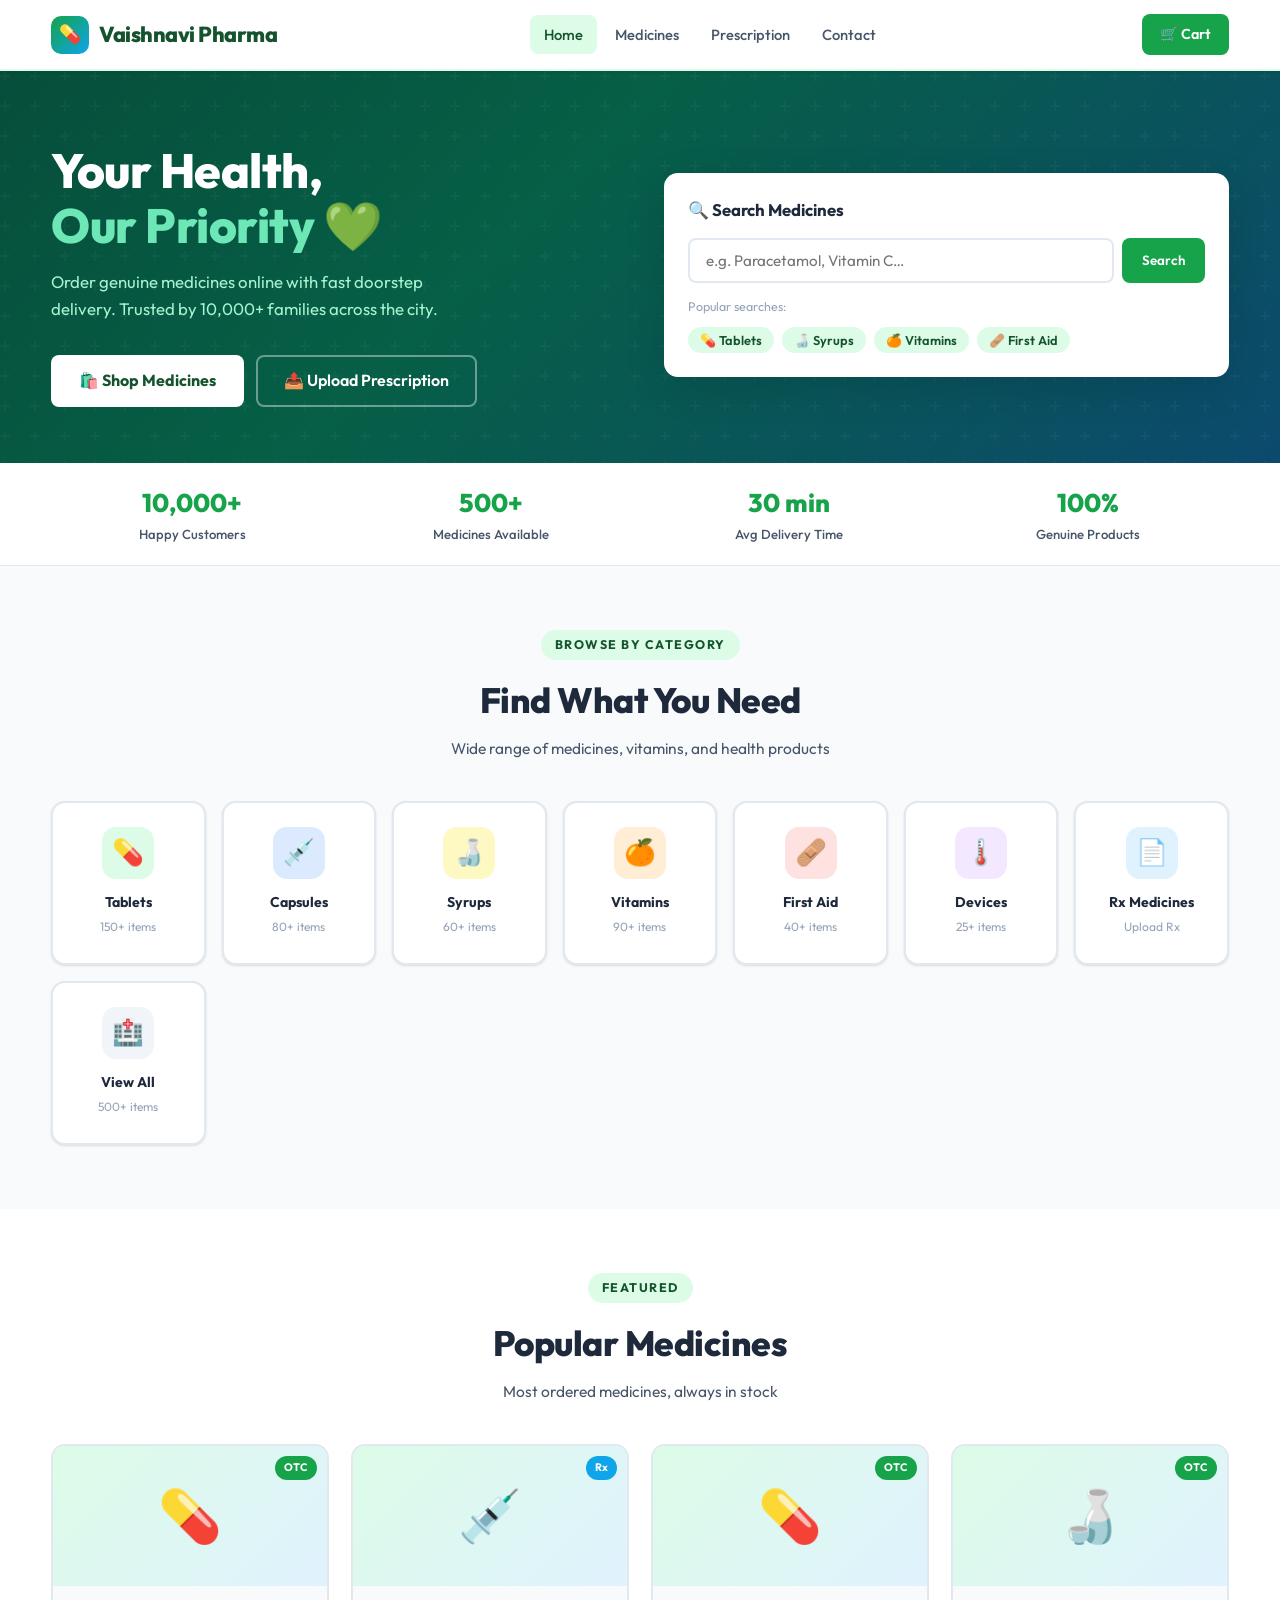
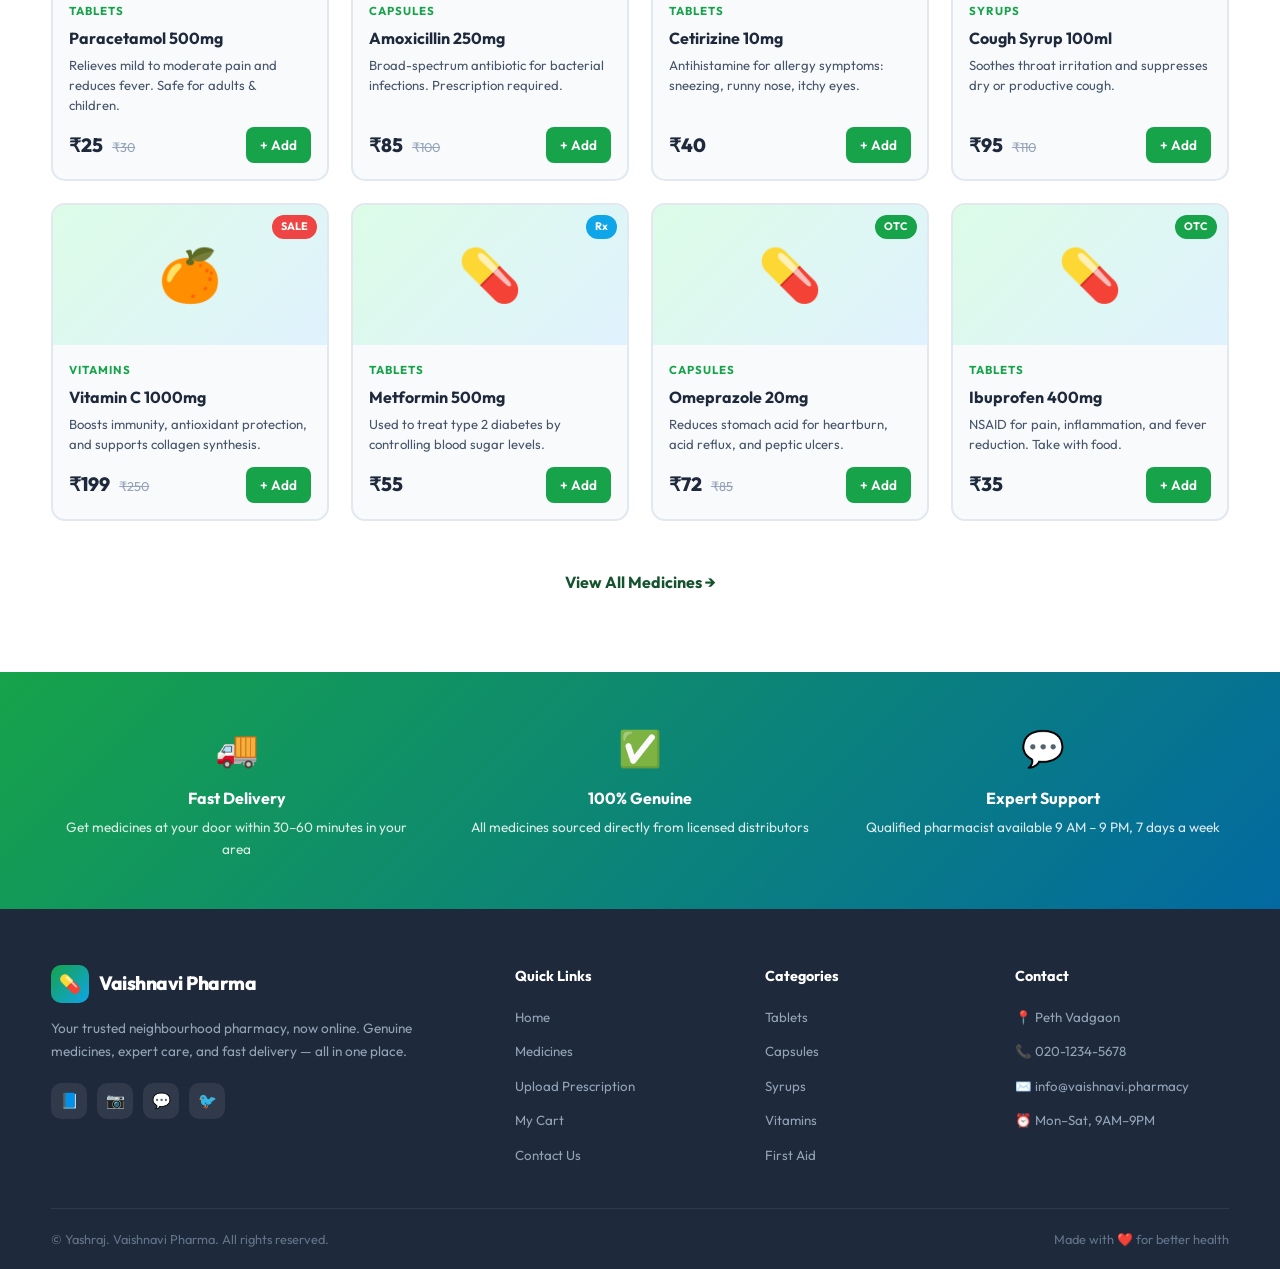
<file: index.html>
<!DOCTYPE html>
<html lang="en">
<head>
  <meta charset="UTF-8" />
  <meta name="viewport" content="width=device-width, initial-scale=1.0" />
  <title>Vaishnavi Pharma — Your Trusted Online Pharmacy</title>
  <link rel="stylesheet" href="styles.css" />
</head>
<body>

  <!-- ════════════════ NAVBAR ════════════════ -->
  <nav class="navbar">
    <div class="container nav-inner">
      <a href="index.html" class="nav-logo">
        <div class="logo-icon">💊</div>
        Vaishnavi Pharma
      </a>

      <div class="nav-links">
        <a href="index.html">Home</a>
        <a href="medicines.html">Medicines</a>
        <a href="prescription.html">Prescription</a>
        <a href="contact.html">Contact</a>
      </div>

      <a href="cart.html" class="nav-cart">
        🛒 Cart
        <span class="cart-badge" style="display:none">0</span>
      </a>

      <button class="hamburger" id="hamburger" aria-label="Menu">
        <span></span><span></span><span></span>
      </button>
    </div>

    <!-- Mobile nav -->
    <div class="container">
      <div class="mobile-nav" id="mobile-nav">
        <a href="index.html">🏠 Home</a>
        <a href="medicines.html">💊 Medicines</a>
        <a href="prescription.html">📄 Prescription</a>
        <a href="contact.html">📞 Contact</a>
        <a href="cart.html">🛒 Cart</a>
      </div>
    </div>
  </nav>

  <!-- ════════════════ HERO ════════════════ -->
  <section class="hero">
    <div class="container hero-content">
      <div class="hero-text">
        <h1>Your Health,<br><span>Our Priority</span> 💚</h1>
        <p>Order genuine medicines online with fast doorstep delivery. Trusted by 10,000+ families across the city.</p>
        <div class="hero-actions">
          <a href="medicines.html" class="btn-primary">🛍️ Shop Medicines</a>
          <a href="prescription.html" class="btn-outline">📤 Upload Prescription</a>
        </div>
      </div>

      <div class="hero-search">
        <h3>🔍 Search Medicines</h3>
        <div class="search-box">
          <input type="text" id="hero-search" placeholder="e.g. Paracetamol, Vitamin C…" />
          <button id="hero-search-btn">Search</button>
        </div>
        <p style="font-size:.78rem;color:var(--gray-400);margin-bottom:10px">Popular searches:</p>
        <div class="quick-links">
          <button class="quick-link" data-cat="Tablets">💊 Tablets</button>
          <button class="quick-link" data-cat="Syrups">🍶 Syrups</button>
          <button class="quick-link" data-cat="Vitamins">🍊 Vitamins</button>
          <button class="quick-link" data-cat="First Aid">🩹 First Aid</button>
        </div>
      </div>
    </div>
  </section>

  <!-- ════════════════ STATS ════════════════ -->
  <div class="stats-strip">
    <div class="container stats-grid">
      <div class="stat-item">
        <div class="stat-num">10,000+</div>
        <div class="stat-label">Happy Customers</div>
      </div>
      <div class="stat-item">
        <div class="stat-num">500+</div>
        <div class="stat-label">Medicines Available</div>
      </div>
      <div class="stat-item">
        <div class="stat-num">30 min</div>
        <div class="stat-label">Avg Delivery Time</div>
      </div>
      <div class="stat-item">
        <div class="stat-num">100%</div>
        <div class="stat-label">Genuine Products</div>
      </div>
    </div>
  </div>

  <!-- ════════════════ CATEGORIES ════════════════ -->
  <section class="categories-section">
    <div class="container">
      <div class="section-header">
        <span class="section-label">Browse by Category</span>
        <h2>Find What You Need</h2>
        <p>Wide range of medicines, vitamins, and health products</p>
      </div>

      <div class="categories-grid">
        <a href="medicines.html?cat=Tablets" class="category-card">
          <div class="cat-icon" style="background:#dcfce7">💊</div>
          <h4>Tablets</h4>
          <span>150+ items</span>
        </a>
        <a href="medicines.html?cat=Capsules" class="category-card">
          <div class="cat-icon" style="background:#dbeafe">💉</div>
          <h4>Capsules</h4>
          <span>80+ items</span>
        </a>
        <a href="medicines.html?cat=Syrups" class="category-card">
          <div class="cat-icon" style="background:#fef9c3">🍶</div>
          <h4>Syrups</h4>
          <span>60+ items</span>
        </a>
        <a href="medicines.html?cat=Vitamins" class="category-card">
          <div class="cat-icon" style="background:#ffedd5">🍊</div>
          <h4>Vitamins</h4>
          <span>90+ items</span>
        </a>
        <a href="medicines.html?cat=First Aid" class="category-card">
          <div class="cat-icon" style="background:#fee2e2">🩹</div>
          <h4>First Aid</h4>
          <span>40+ items</span>
        </a>
        <a href="medicines.html?cat=Devices" class="category-card">
          <div class="cat-icon" style="background:#f3e8ff">🌡️</div>
          <h4>Devices</h4>
          <span>25+ items</span>
        </a>
        <a href="prescription.html" class="category-card">
          <div class="cat-icon" style="background:#e0f2fe">📄</div>
          <h4>Rx Medicines</h4>
          <span>Upload Rx</span>
        </a>
        <a href="medicines.html" class="category-card">
          <div class="cat-icon" style="background:#f1f5f9">🏥</div>
          <h4>View All</h4>
          <span>500+ items</span>
        </a>
      </div>
    </div>
  </section>

  <!-- ════════════════ FEATURED MEDICINES ════════════════ -->
  <section class="medicines-section">
    <div class="container">
      <div class="section-header">
        <span class="section-label">Featured</span>
        <h2>Popular Medicines</h2>
        <p>Most ordered medicines, always in stock</p>
      </div>

      <!-- Cards rendered by JavaScript -->
      <div class="medicines-grid" id="featured-grid"></div>

      <div style="text-align:center;margin-top:36px">
        <a href="medicines.html" class="btn-primary" style="display:inline-flex">View All Medicines →</a>
      </div>
    </div>
  </section>

  <!-- ════════════════ INFO STRIP ════════════════ -->
  <div class="info-strip">
    <div class="container info-grid">
      <div class="info-item">
        <div class="info-icon">🚚</div>
        <h4>Fast Delivery</h4>
        <p>Get medicines at your door within 30–60 minutes in your area</p>
      </div>
      <div class="info-item">
        <div class="info-icon">✅</div>
        <h4>100% Genuine</h4>
        <p>All medicines sourced directly from licensed distributors</p>
      </div>
      <div class="info-item">
        <div class="info-icon">💬</div>
        <h4>Expert Support</h4>
        <p>Qualified pharmacist available 9 AM – 9 PM, 7 days a week</p>
      </div>
    </div>
  </div>

  <!-- ════════════════ FOOTER ════════════════ -->
  <footer>
    <div class="container footer-top">
      <div class="footer-brand">
        <div class="nav-logo">
          <div class="logo-icon">💊</div>
          Vaishnavi Pharma
        </div>
        <p>Your trusted neighbourhood pharmacy, now online. Genuine medicines, expert care, and fast delivery — all in one place.</p>
        <div class="footer-socials">
          <button class="social-btn" title="Facebook">📘</button>
          <button class="social-btn" title="Instagram">📷</button>
          <button class="social-btn" title="WhatsApp">💬</button>
          <button class="social-btn" title="Twitter">🐦</button>
        </div>
      </div>

      <div class="footer-col">
        <h4>Quick Links</h4>
        <ul>
          <li><a href="index.html">Home</a></li>
          <li><a href="medicines.html">Medicines</a></li>
          <li><a href="prescription.html">Upload Prescription</a></li>
          <li><a href="cart.html">My Cart</a></li>
          <li><a href="contact.html">Contact Us</a></li>
        </ul>
      </div>

      <div class="footer-col">
        <h4>Categories</h4>
        <ul>
          <li><a href="medicines.html?cat=Tablets">Tablets</a></li>
          <li><a href="medicines.html?cat=Capsules">Capsules</a></li>
          <li><a href="medicines.html?cat=Syrups">Syrups</a></li>
          <li><a href="medicines.html?cat=Vitamins">Vitamins</a></li>
          <li><a href="medicines.html?cat=First Aid">First Aid</a></li>
        </ul>
      </div>

      <div class="footer-col">
        <h4>Contact</h4>
        <ul>
          <li><a href="#">📍 Peth Vadgaon</a></li>
          <li><a href="tel:+912012345678">📞 020-1234-5678</a></li>
          <li><a href="mailto:info@vaishnavi.pharmacy">✉️ info@vaishnavi.pharmacy</a></li>
          <li><a href="#">⏰ Mon–Sat, 9AM–9PM</a></li>
        </ul>
      </div>
    </div>

    <div class="footer-bottom container">
      <span>© Yashraj. Vaishnavi Pharma. All rights reserved.</span>
      <span>Made with ❤️ for better health</span>
    </div>
  </footer>

  <script src="script.js"></script>
</body>
</html>
</file>
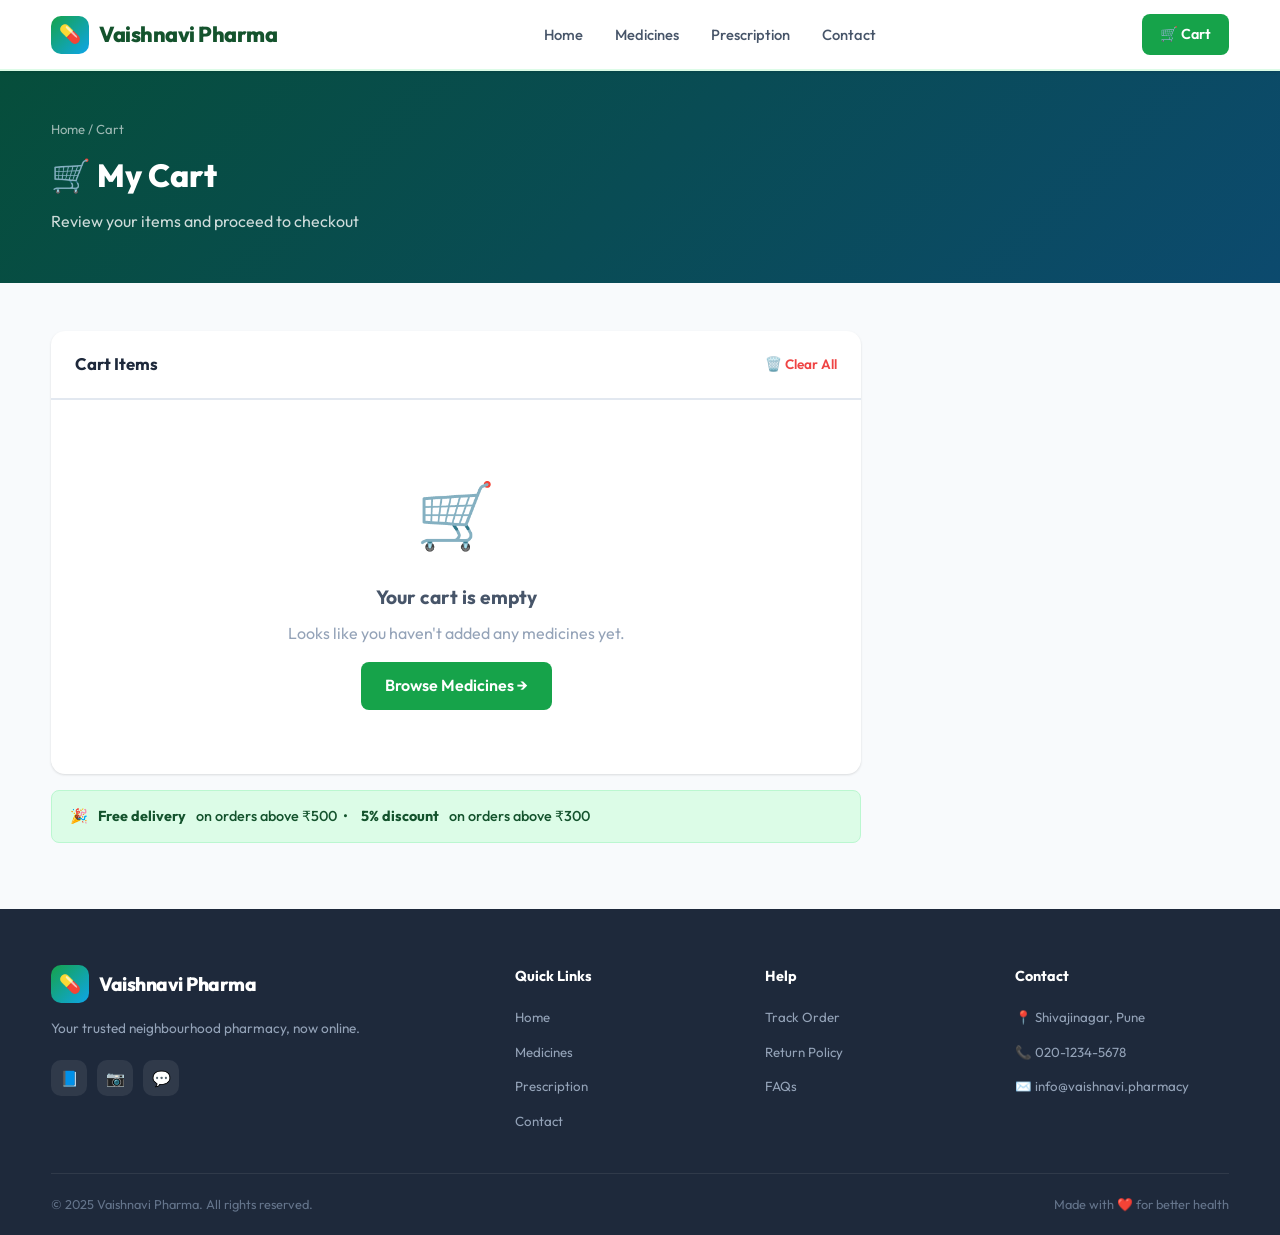
<file: cart.html>
<!DOCTYPE html>
<html lang="en">
<head>
  <meta charset="UTF-8" />
  <meta name="viewport" content="width=device-width, initial-scale=1.0" />
  <title>My Cart — Vaishnavi Pharma</title>
  <link rel="stylesheet" href="styles.css" />
</head>
<body>

  <!-- ════════════════ NAVBAR ════════════════ -->
  <nav class="navbar">
    <div class="container nav-inner">
      <a href="index.html" class="nav-logo">
        <div class="logo-icon">💊</div>
        Vaishnavi Pharma
      </a>
      <div class="nav-links">
        <a href="index.html">Home</a>
        <a href="medicines.html">Medicines</a>
        <a href="prescription.html">Prescription</a>
        <a href="contact.html">Contact</a>
      </div>
      <a href="cart.html" class="nav-cart">
        🛒 Cart
        <span class="cart-badge" style="display:none">0</span>
      </a>
      <button class="hamburger" id="hamburger" aria-label="Menu">
        <span></span><span></span><span></span>
      </button>
    </div>
    <div class="container">
      <div class="mobile-nav" id="mobile-nav">
        <a href="index.html">🏠 Home</a>
        <a href="medicines.html">💊 Medicines</a>
        <a href="prescription.html">📄 Prescription</a>
        <a href="contact.html">📞 Contact</a>
        <a href="cart.html">🛒 Cart</a>
      </div>
    </div>
  </nav>

  <!-- ════════════════ PAGE HERO ════════════════ -->
  <div class="page-hero">
    <div class="container">
      <div class="breadcrumb"><a href="index.html">Home</a> / Cart</div>
      <h1>🛒 My Cart</h1>
      <p>Review your items and proceed to checkout</p>
    </div>
  </div>

  <!-- ════════════════ CART ════════════════ -->
  <section class="cart-section">
    <div class="container cart-layout">

      <!-- Left: Cart Items -->
      <div>
        <div class="cart-items-box">
          <div class="cart-items-header">
            <span>Cart Items</span>
            <button class="clear-cart" onclick="clearCart()">🗑️ Clear All</button>
          </div>

          <!-- Items rendered by script.js -->
          <div id="cart-items"></div>

          <!-- Empty state -->
          <div id="cart-empty" class="cart-empty" style="display:none">
            <div class="empty-icon">🛒</div>
            <h3>Your cart is empty</h3>
            <p>Looks like you haven't added any medicines yet.</p>
            <a href="medicines.html">Browse Medicines →</a>
          </div>
        </div>

        <!-- Promo note -->
        <div class="alert alert-success" style="margin-top:16px">
          🎉 <strong>Free delivery</strong> on orders above ₹500 &nbsp;•&nbsp;
          <strong>5% discount</strong> on orders above ₹300
        </div>
      </div>

      <!-- Right: Summary -->
      <div class="cart-summary" id="cart-summary" style="display:none">
        <div class="summary-header">🧾 Order Summary</div>
        <div class="summary-body">
          <div class="summary-row">
            <span>Items</span>
            <span id="sum-items">0 items</span>
          </div>
          <div class="summary-row">
            <span>Subtotal</span>
            <span id="sum-subtotal">₹0</span>
          </div>
          <div class="summary-row">
            <span>Delivery</span>
            <span id="sum-delivery">₹40</span>
          </div>
          <div class="summary-row" style="color:var(--green)">
            <span>Discount</span>
            <span id="sum-discount">₹0</span>
          </div>
          <div class="summary-row total">
            <span>Total</span>
            <span id="sum-total">₹0</span>
          </div>
          <button class="checkout-btn" id="checkout-btn">
            ✅ Place Order
          </button>
          <p class="summary-note">
            🔒 Secure checkout &nbsp;|&nbsp; Cash on delivery available
          </p>
        </div>
      </div>

    </div>
  </section>

  <!-- ════════════════ FOOTER ════════════════ -->
  <footer>
    <div class="container footer-top">
      <div class="footer-brand">
        <div class="nav-logo">
          <div class="logo-icon">💊</div>
          Vaishnavi Pharma
        </div>
        <p>Your trusted neighbourhood pharmacy, now online.</p>
        <div class="footer-socials">
          <button class="social-btn">📘</button>
          <button class="social-btn">📷</button>
          <button class="social-btn">💬</button>
        </div>
      </div>
      <div class="footer-col">
        <h4>Quick Links</h4>
        <ul>
          <li><a href="index.html">Home</a></li>
          <li><a href="medicines.html">Medicines</a></li>
          <li><a href="prescription.html">Prescription</a></li>
          <li><a href="contact.html">Contact</a></li>
        </ul>
      </div>
      <div class="footer-col">
        <h4>Help</h4>
        <ul>
          <li><a href="#">Track Order</a></li>
          <li><a href="#">Return Policy</a></li>
          <li><a href="#">FAQs</a></li>
        </ul>
      </div>
      <div class="footer-col">
        <h4>Contact</h4>
        <ul>
          <li><a href="#">📍 Shivajinagar, Pune</a></li>
          <li><a href="tel:+912012345678">📞 020-1234-5678</a></li>
          <li><a href="mailto:info@vaishnavi.pharmacy">✉️ info@vaishnavi.pharmacy</a></li>
        </ul>
      </div>
    </div>
    <div class="footer-bottom container">
      <span>© 2025 Vaishnavi Pharma. All rights reserved.</span>
      <span>Made with ❤️ for better health</span>
    </div>
  </footer>

  <script src="script.js"></script>
</body>
</html>
</file>
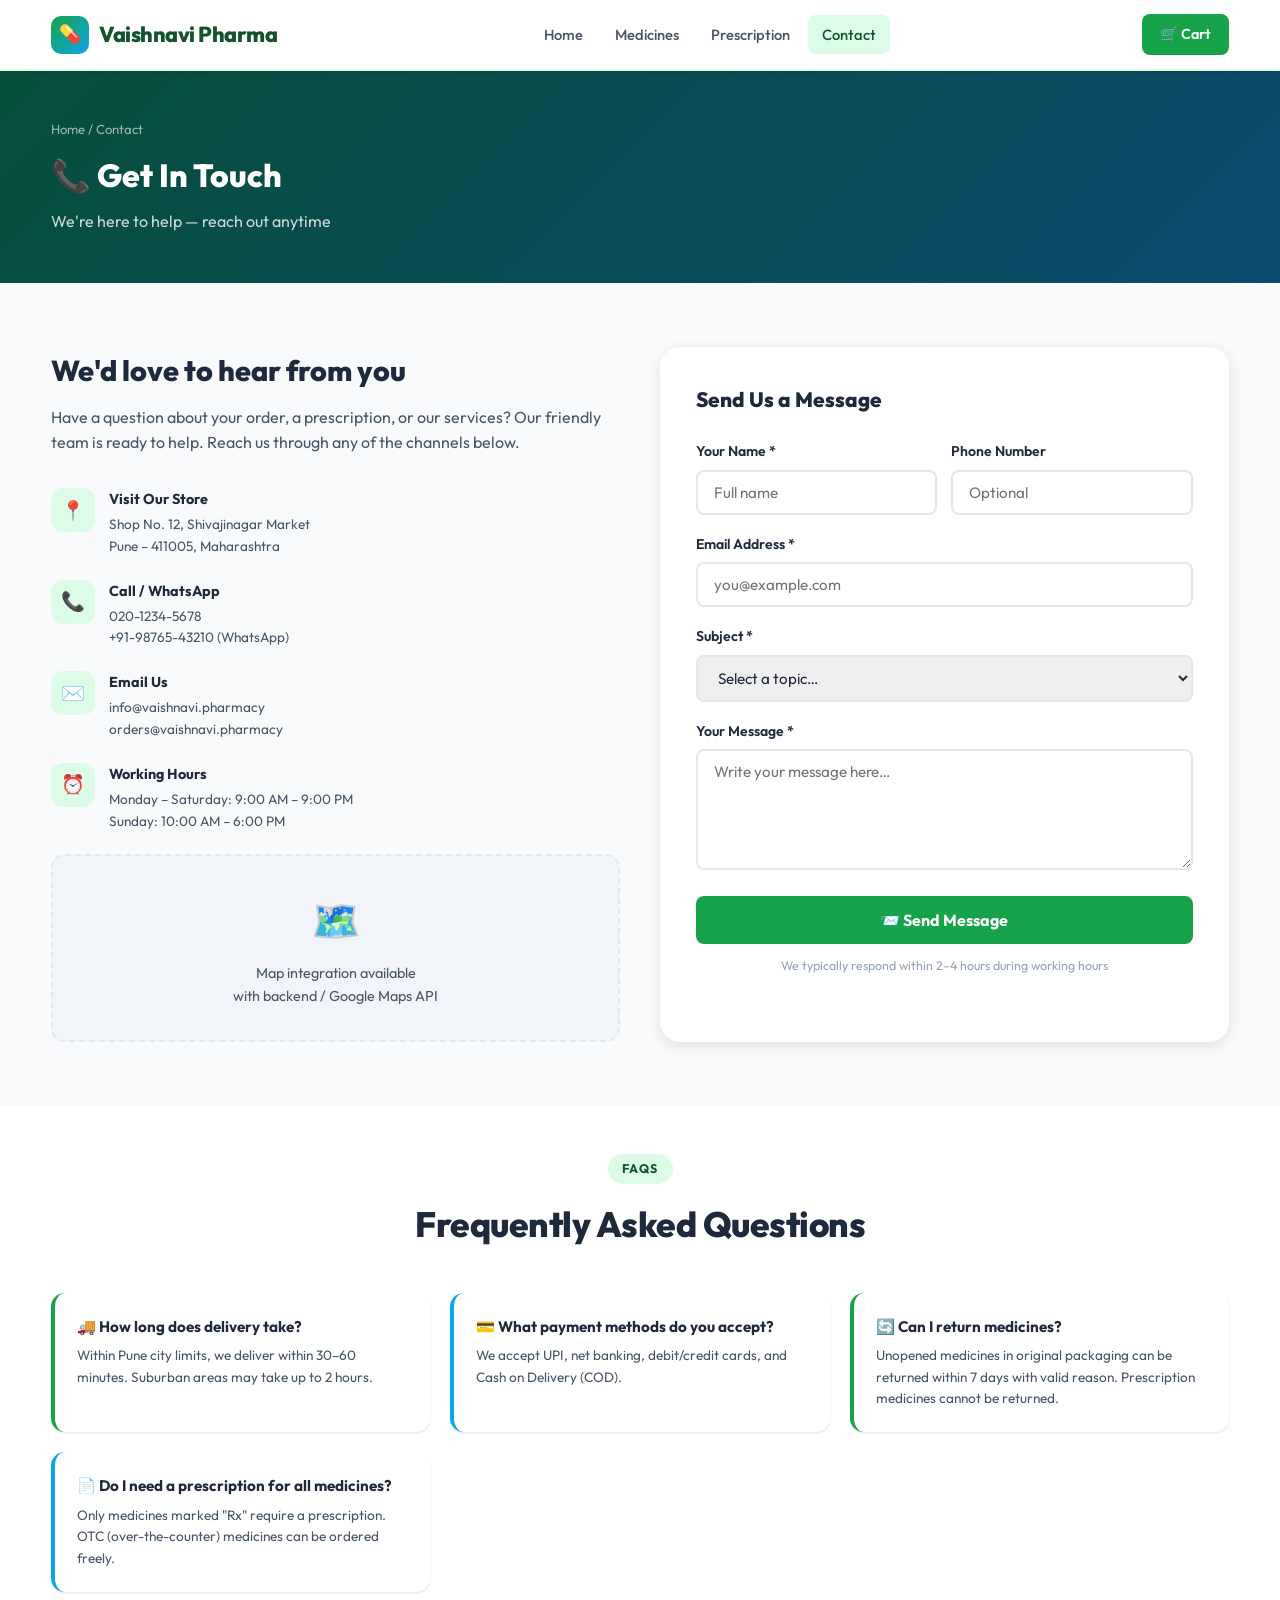
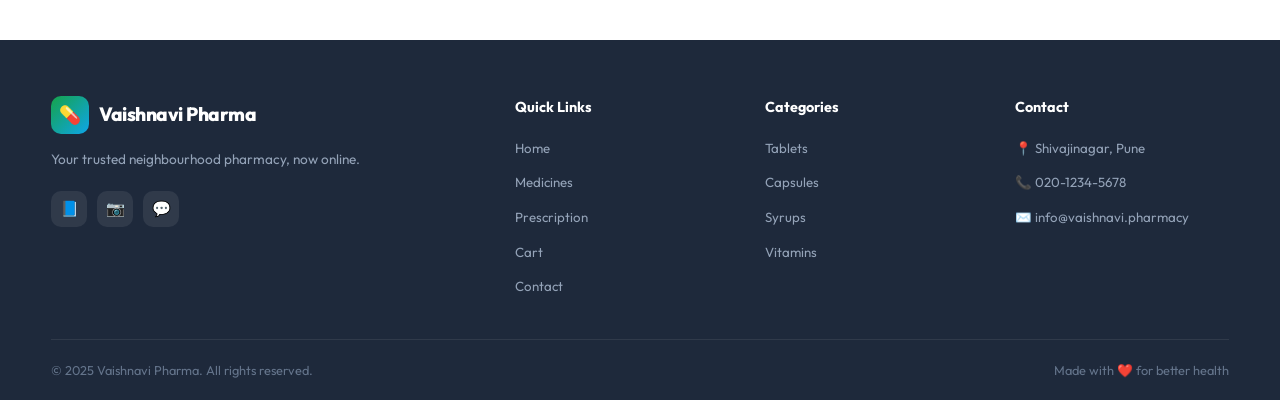
<file: contact.html>
<!DOCTYPE html>
<html lang="en">
<head>
  <meta charset="UTF-8" />
  <meta name="viewport" content="width=device-width, initial-scale=1.0" />
  <title>Contact Us — Vaishnavi Pharma</title>
  <link rel="stylesheet" href="styles.css" />
</head>
<body>

  <!-- ════════════════ NAVBAR ════════════════ -->
  <nav class="navbar">
    <div class="container nav-inner">
      <a href="index.html" class="nav-logo">
        <div class="logo-icon">💊</div>
        Vaishnavi Pharma
      </a>
      <div class="nav-links">
        <a href="index.html">Home</a>
        <a href="medicines.html">Medicines</a>
        <a href="prescription.html">Prescription</a>
        <a href="contact.html">Contact</a>
      </div>
      <a href="cart.html" class="nav-cart">
        🛒 Cart
        <span class="cart-badge" style="display:none">0</span>
      </a>
      <button class="hamburger" id="hamburger" aria-label="Menu">
        <span></span><span></span><span></span>
      </button>
    </div>
    <div class="container">
      <div class="mobile-nav" id="mobile-nav">
        <a href="index.html">🏠 Home</a>
        <a href="medicines.html">💊 Medicines</a>
        <a href="prescription.html">📄 Prescription</a>
        <a href="contact.html">📞 Contact</a>
        <a href="cart.html">🛒 Cart</a>
      </div>
    </div>
  </nav>

  <!-- ════════════════ PAGE HERO ════════════════ -->
  <div class="page-hero">
    <div class="container">
      <div class="breadcrumb"><a href="index.html">Home</a> / Contact</div>
      <h1>📞 Get In Touch</h1>
      <p>We're here to help — reach out anytime</p>
    </div>
  </div>

  <!-- ════════════════ CONTACT ════════════════ -->
  <section class="contact-section">
    <div class="container contact-layout">

      <!-- Left: Info -->
      <div class="contact-info">
        <h2>We'd love to hear from you</h2>
        <p>Have a question about your order, a prescription, or our services? Our friendly team is ready to help. Reach us through any of the channels below.</p>

        <div class="contact-item">
          <div class="contact-item-icon">📍</div>
          <div>
            <h4>Visit Our Store</h4>
            <p>Shop No. 12, Shivajinagar Market<br>Pune – 411005, Maharashtra</p>
          </div>
        </div>

        <div class="contact-item">
          <div class="contact-item-icon">📞</div>
          <div>
            <h4>Call / WhatsApp</h4>
            <p>020-1234-5678<br>+91-98765-43210 (WhatsApp)</p>
          </div>
        </div>

        <div class="contact-item">
          <div class="contact-item-icon">✉️</div>
          <div>
            <h4>Email Us</h4>
            <p>info@vaishnavi.pharmacy<br>orders@vaishnavi.pharmacy</p>
          </div>
        </div>

        <div class="contact-item">
          <div class="contact-item-icon">⏰</div>
          <div>
            <h4>Working Hours</h4>
            <p>Monday – Saturday: 9:00 AM – 9:00 PM<br>Sunday: 10:00 AM – 6:00 PM</p>
          </div>
        </div>

        <!-- Map placeholder -->
        <div style="background:var(--gray-100);border-radius:var(--radius-md);padding:32px;text-align:center;margin-top:8px;border:2px dashed var(--gray-200)">
          <div style="font-size:2.5rem;margin-bottom:10px">🗺️</div>
          <p style="color:var(--gray-600);font-size:.9rem">Map integration available<br>with backend / Google Maps API</p>
        </div>
      </div>

      <!-- Right: Form -->
      <div class="contact-form">
        <h3>Send Us a Message</h3>

        <form id="contact-form">
          <div class="form-row">
            <div class="form-group">
              <label for="c-name">Your Name *</label>
              <input type="text" id="c-name" placeholder="Full name" required />
            </div>
            <div class="form-group">
              <label for="c-phone">Phone Number</label>
              <input type="tel" id="c-phone" placeholder="Optional" />
            </div>
          </div>

          <div class="form-group">
            <label for="c-email">Email Address *</label>
            <input type="email" id="c-email" placeholder="you@example.com" required />
          </div>

          <div class="form-group">
            <label for="c-subject">Subject *</label>
            <select id="c-subject" required>
              <option value="">Select a topic…</option>
              <option>Order Enquiry</option>
              <option>Prescription Help</option>
              <option>Medicine Availability</option>
              <option>Delivery Issue</option>
              <option>Refund / Return</option>
              <option>Feedback</option>
              <option>Other</option>
            </select>
          </div>

          <div class="form-group">
            <label for="c-message">Your Message *</label>
            <textarea id="c-message" rows="5" placeholder="Write your message here…" required></textarea>
          </div>

          <button type="submit" class="submit-btn">
            📨 Send Message
          </button>

          <p style="font-size:.78rem;color:var(--gray-400);text-align:center;margin-top:12px">
            We typically respond within 2–4 hours during working hours
          </p>
        </form>
      </div>

    </div>
  </section>

  <!-- ════════════════ FAQ STRIP ════════════════ -->
  <section style="padding:48px 0;background:var(--white)">
    <div class="container">
      <div class="section-header">
        <span class="section-label">FAQs</span>
        <h2>Frequently Asked Questions</h2>
      </div>

      <div style="display:grid;grid-template-columns:repeat(auto-fill,minmax(300px,1fr));gap:20px">
        <div class="rx-info-card">
          <h4>🚚 How long does delivery take?</h4>
          <p>Within Pune city limits, we deliver within 30–60 minutes. Suburban areas may take up to 2 hours.</p>
        </div>
        <div class="rx-info-card blue">
          <h4>💳 What payment methods do you accept?</h4>
          <p>We accept UPI, net banking, debit/credit cards, and Cash on Delivery (COD).</p>
        </div>
        <div class="rx-info-card">
          <h4>🔄 Can I return medicines?</h4>
          <p>Unopened medicines in original packaging can be returned within 7 days with valid reason. Prescription medicines cannot be returned.</p>
        </div>
        <div class="rx-info-card blue">
          <h4>📄 Do I need a prescription for all medicines?</h4>
          <p>Only medicines marked "Rx" require a prescription. OTC (over-the-counter) medicines can be ordered freely.</p>
        </div>
      </div>
    </div>
  </section>

  <!-- ════════════════ FOOTER ════════════════ -->
  <footer>
    <div class="container footer-top">
      <div class="footer-brand">
        <div class="nav-logo">
          <div class="logo-icon">💊</div>
          Vaishnavi Pharma
        </div>
        <p>Your trusted neighbourhood pharmacy, now online.</p>
        <div class="footer-socials">
          <button class="social-btn">📘</button>
          <button class="social-btn">📷</button>
          <button class="social-btn">💬</button>
        </div>
      </div>
      <div class="footer-col">
        <h4>Quick Links</h4>
        <ul>
          <li><a href="index.html">Home</a></li>
          <li><a href="medicines.html">Medicines</a></li>
          <li><a href="prescription.html">Prescription</a></li>
          <li><a href="cart.html">Cart</a></li>
          <li><a href="contact.html">Contact</a></li>
        </ul>
      </div>
      <div class="footer-col">
        <h4>Categories</h4>
        <ul>
          <li><a href="medicines.html?cat=Tablets">Tablets</a></li>
          <li><a href="medicines.html?cat=Capsules">Capsules</a></li>
          <li><a href="medicines.html?cat=Syrups">Syrups</a></li>
          <li><a href="medicines.html?cat=Vitamins">Vitamins</a></li>
        </ul>
      </div>
      <div class="footer-col">
        <h4>Contact</h4>
        <ul>
          <li><a href="#">📍 Shivajinagar, Pune</a></li>
          <li><a href="tel:+912012345678">📞 020-1234-5678</a></li>
          <li><a href="mailto:info@vaishnavi.pharmacy">✉️ info@vaishnavi.pharmacy</a></li>
        </ul>
      </div>
    </div>
    <div class="footer-bottom container">
      <span>© 2025 Vaishnavi Pharma. All rights reserved.</span>
      <span>Made with ❤️ for better health</span>
    </div>
  </footer>

  <script src="script.js"></script>
</body>
</html>
</file>
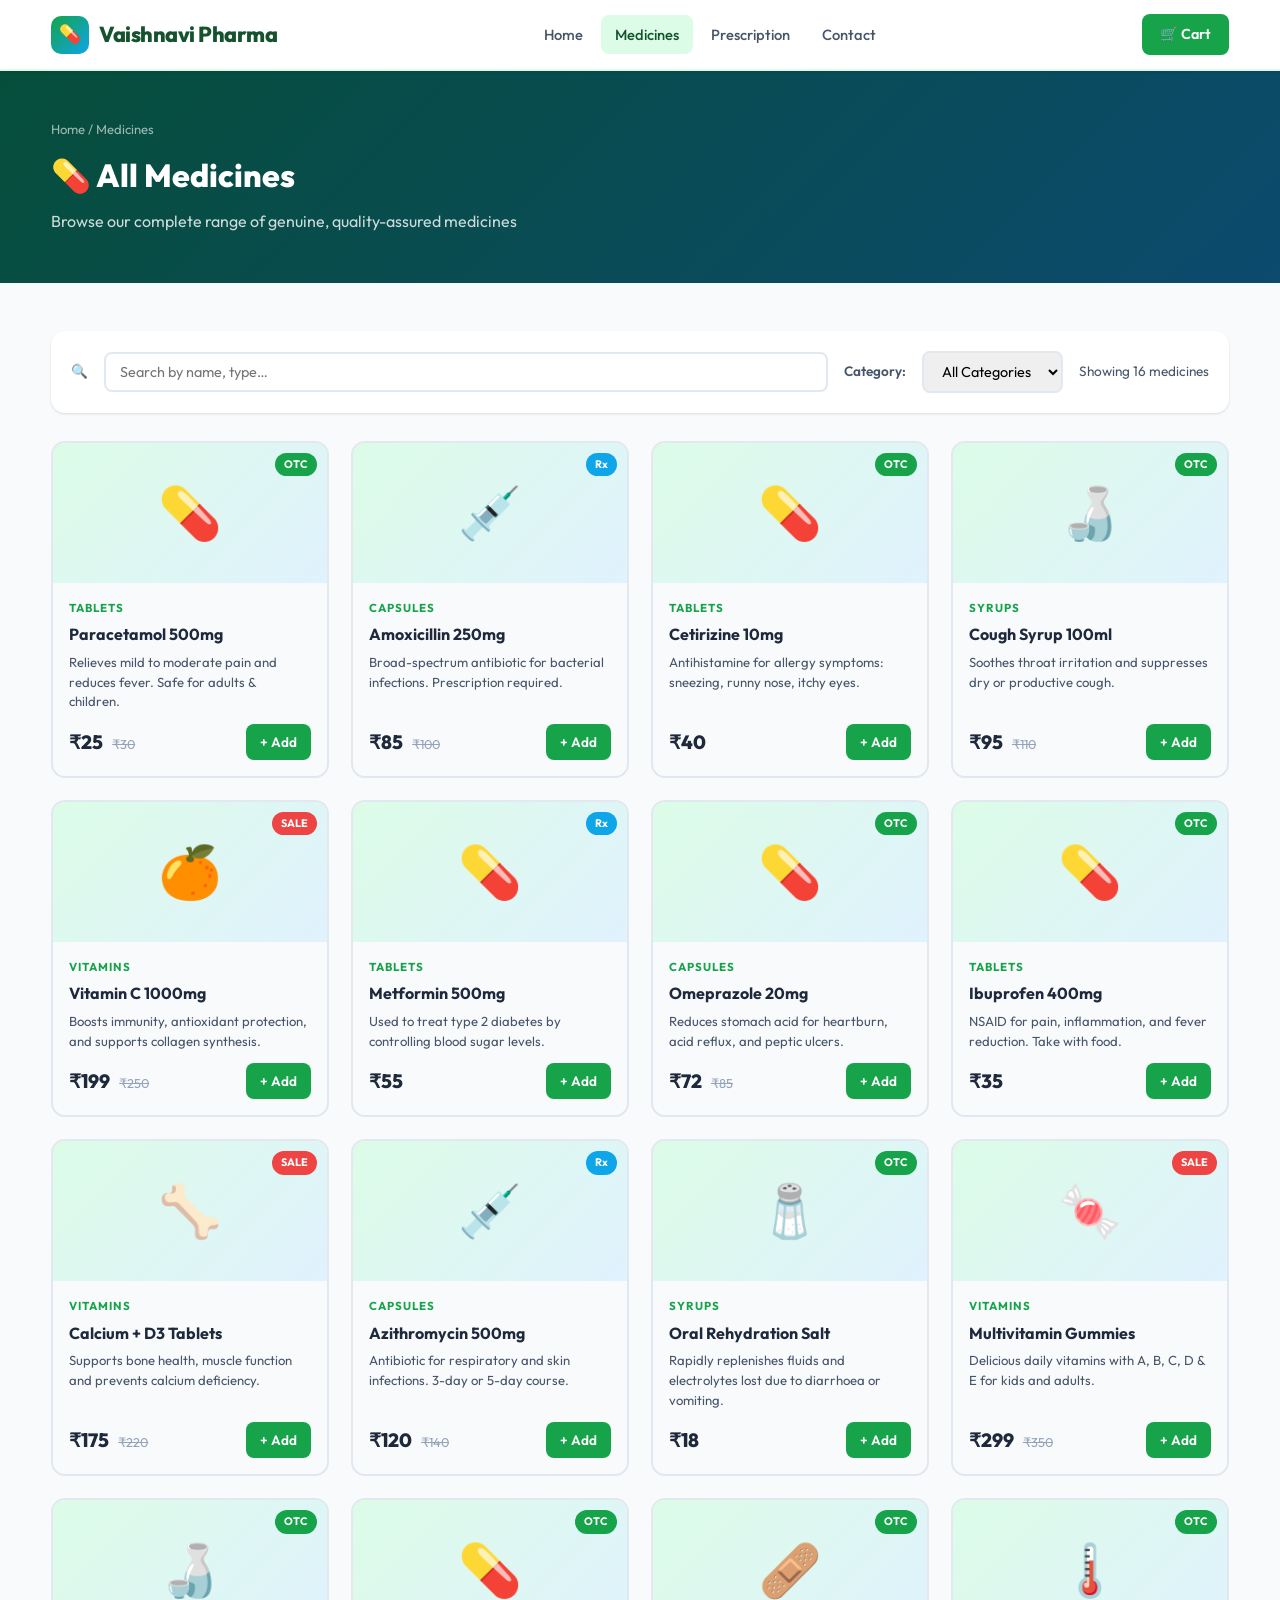
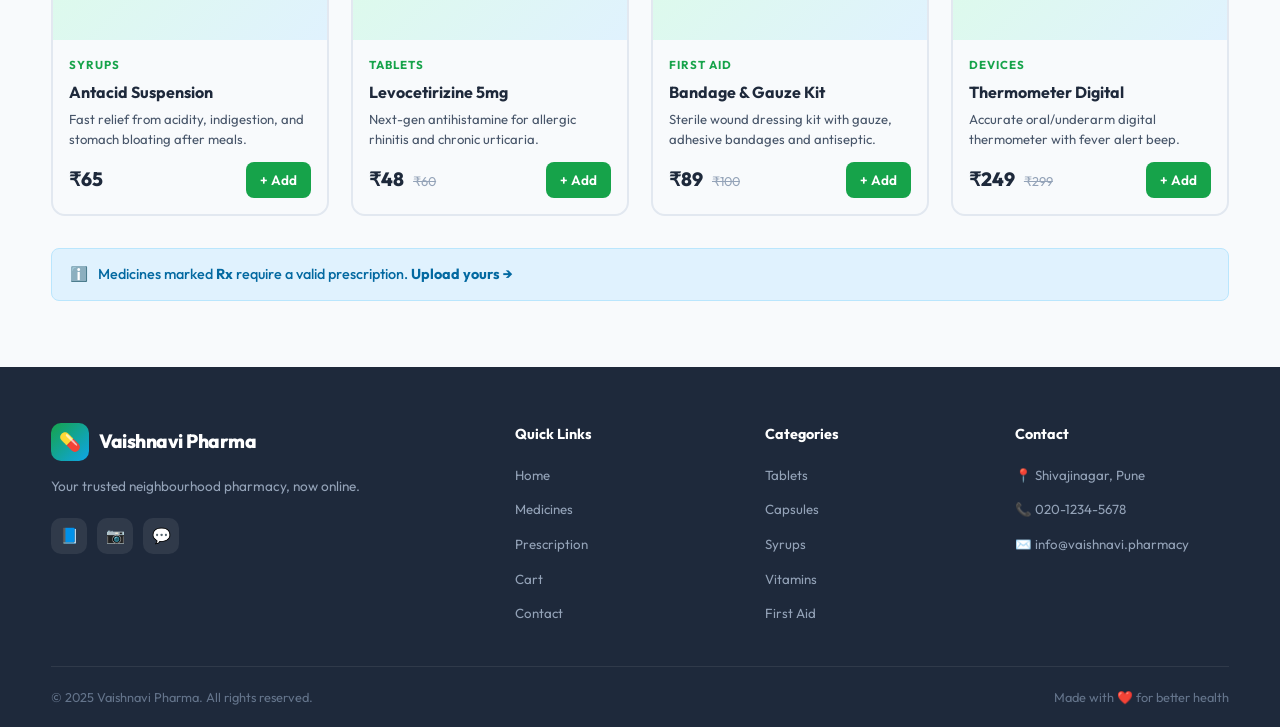
<file: medicines.html>
<!DOCTYPE html>
<html lang="en">
<head>
  <meta charset="UTF-8" />
  <meta name="viewport" content="width=device-width, initial-scale=1.0" />
  <title>Medicines — Vaishnavi Pharma</title>
  <link rel="stylesheet" href="styles.css" />
</head>
<body>

  <!-- ════════════════ NAVBAR ════════════════ -->
  <nav class="navbar">
    <div class="container nav-inner">
      <a href="index.html" class="nav-logo">
        <div class="logo-icon">💊</div>
        Vaishnavi Pharma
      </a>
      <div class="nav-links">
        <a href="index.html">Home</a>
        <a href="medicines.html">Medicines</a>
        <a href="prescription.html">Prescription</a>
        <a href="contact.html">Contact</a>
      </div>
      <a href="cart.html" class="nav-cart">
        🛒 Cart
        <span class="cart-badge" style="display:none">0</span>
      </a>
      <button class="hamburger" id="hamburger" aria-label="Menu">
        <span></span><span></span><span></span>
      </button>
    </div>
    <div class="container">
      <div class="mobile-nav" id="mobile-nav">
        <a href="index.html">🏠 Home</a>
        <a href="medicines.html">💊 Medicines</a>
        <a href="prescription.html">📄 Prescription</a>
        <a href="contact.html">📞 Contact</a>
        <a href="cart.html">🛒 Cart</a>
      </div>
    </div>
  </nav>

  <!-- ════════════════ PAGE HERO ════════════════ -->
  <div class="page-hero">
    <div class="container">
      <div class="breadcrumb"><a href="index.html">Home</a> / Medicines</div>
      <h1>💊 All Medicines</h1>
      <p>Browse our complete range of genuine, quality-assured medicines</p>
    </div>
  </div>

  <!-- ════════════════ MEDICINES ════════════════ -->
  <section class="medicines-page-section">
    <div class="container">

      <!-- Filter Bar -->
      <div class="filter-bar">
        <label for="med-search">🔍</label>
        <input
          type="text"
          id="med-search"
          class="filter-search"
          placeholder="Search by name, type…"
        />

        <label for="cat-filter">Category:</label>
        <select id="cat-filter">
          <option value="">All Categories</option>
          <option value="Tablets">Tablets</option>
          <option value="Capsules">Capsules</option>
          <option value="Syrups">Syrups</option>
          <option value="Vitamins">Vitamins</option>
          <option value="First Aid">First Aid</option>
          <option value="Devices">Devices</option>
        </select>

        <span class="results-count" id="results-count">Showing 16 medicines</span>
      </div>

      <!-- Medicine Cards — rendered by script.js -->
      <div class="medicines-grid" id="medicines-grid"></div>

      <!-- Rx Note -->
      <div class="alert alert-info" style="margin-top:32px">
        <span>ℹ️</span>
        <span>Medicines marked <strong>Rx</strong> require a valid prescription.
          <a href="prescription.html" style="color:var(--blue-dark);font-weight:700">Upload yours →</a>
        </span>
      </div>

    </div>
  </section>

  <!-- ════════════════ FOOTER ════════════════ -->
  <footer>
    <div class="container footer-top">
      <div class="footer-brand">
        <div class="nav-logo">
          <div class="logo-icon">💊</div>
          Vaishnavi Pharma
        </div>
        <p>Your trusted neighbourhood pharmacy, now online.</p>
        <div class="footer-socials">
          <button class="social-btn">📘</button>
          <button class="social-btn">📷</button>
          <button class="social-btn">💬</button>
        </div>
      </div>
      <div class="footer-col">
        <h4>Quick Links</h4>
        <ul>
          <li><a href="index.html">Home</a></li>
          <li><a href="medicines.html">Medicines</a></li>
          <li><a href="prescription.html">Prescription</a></li>
          <li><a href="cart.html">Cart</a></li>
          <li><a href="contact.html">Contact</a></li>
        </ul>
      </div>
      <div class="footer-col">
        <h4>Categories</h4>
        <ul>
          <li><a href="?cat=Tablets">Tablets</a></li>
          <li><a href="?cat=Capsules">Capsules</a></li>
          <li><a href="?cat=Syrups">Syrups</a></li>
          <li><a href="?cat=Vitamins">Vitamins</a></li>
          <li><a href="?cat=First Aid">First Aid</a></li>
        </ul>
      </div>
      <div class="footer-col">
        <h4>Contact</h4>
        <ul>
          <li><a href="#">📍 Shivajinagar, Pune</a></li>
          <li><a href="tel:+912012345678">📞 020-1234-5678</a></li>
          <li><a href="mailto:info@vaishnavi.pharmacy">✉️ info@vaishnavi.pharmacy</a></li>
        </ul>
      </div>
    </div>
    <div class="footer-bottom container">
      <span>© 2025 Vaishnavi Pharma. All rights reserved.</span>
      <span>Made with ❤️ for better health</span>
    </div>
  </footer>

  <script src="script.js"></script>
</body>
</html>
</file>
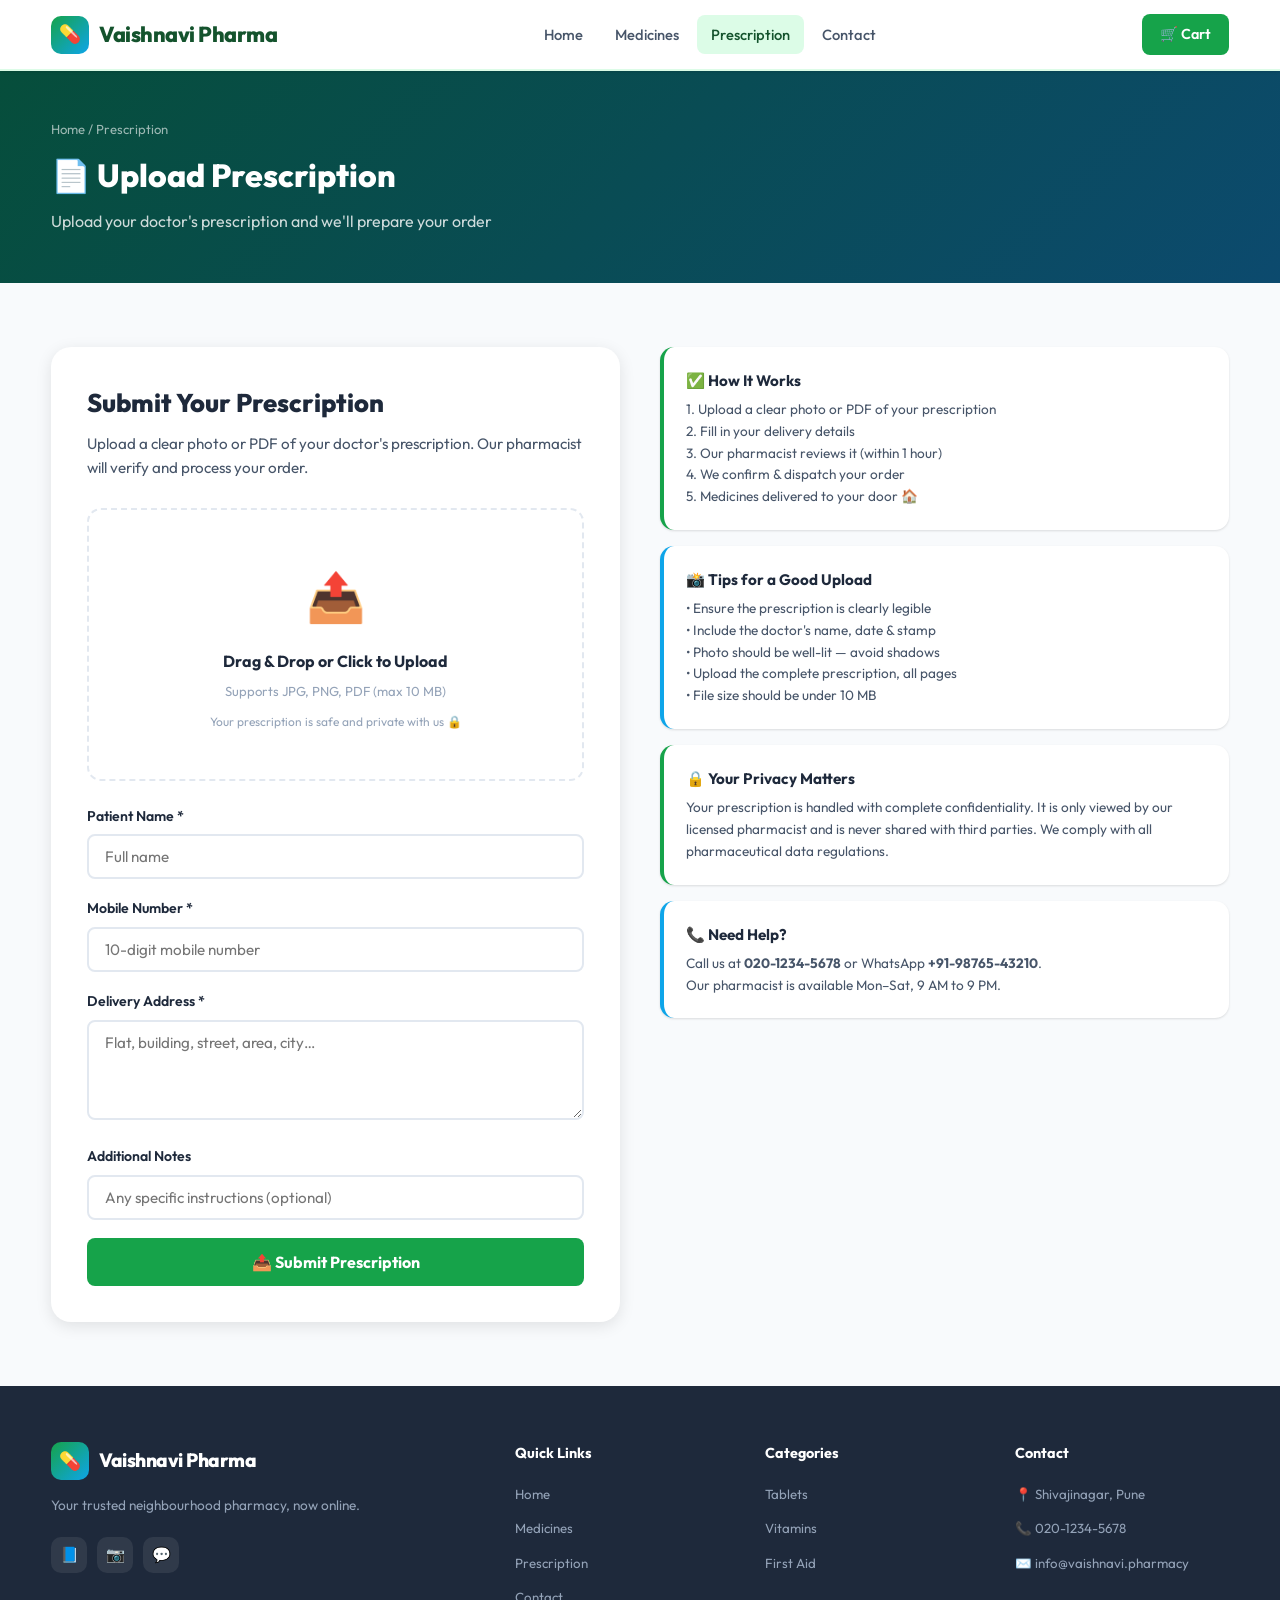
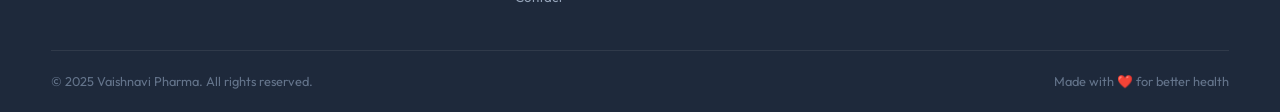
<file: prescription.html>
<!DOCTYPE html>
<html lang="en">
<head>
  <meta charset="UTF-8" />
  <meta name="viewport" content="width=device-width, initial-scale=1.0" />
  <title>Upload Prescription — Vaishnavi Pharma</title>
  <link rel="stylesheet" href="styles.css" />
</head>
<body>

  <!-- ════════════════ NAVBAR ════════════════ -->
  <nav class="navbar">
    <div class="container nav-inner">
      <a href="index.html" class="nav-logo">
        <div class="logo-icon">💊</div>
        Vaishnavi Pharma
      </a>
      <div class="nav-links">
        <a href="index.html">Home</a>
        <a href="medicines.html">Medicines</a>
        <a href="prescription.html">Prescription</a>
        <a href="contact.html">Contact</a>
      </div>
      <a href="cart.html" class="nav-cart">
        🛒 Cart
        <span class="cart-badge" style="display:none">0</span>
      </a>
      <button class="hamburger" id="hamburger" aria-label="Menu">
        <span></span><span></span><span></span>
      </button>
    </div>
    <div class="container">
      <div class="mobile-nav" id="mobile-nav">
        <a href="index.html">🏠 Home</a>
        <a href="medicines.html">💊 Medicines</a>
        <a href="prescription.html">📄 Prescription</a>
        <a href="contact.html">📞 Contact</a>
        <a href="cart.html">🛒 Cart</a>
      </div>
    </div>
  </nav>

  <!-- ════════════════ PAGE HERO ════════════════ -->
  <div class="page-hero">
    <div class="container">
      <div class="breadcrumb"><a href="index.html">Home</a> / Prescription</div>
      <h1>📄 Upload Prescription</h1>
      <p>Upload your doctor's prescription and we'll prepare your order</p>
    </div>
  </div>

  <!-- ════════════════ PRESCRIPTION ════════════════ -->
  <section class="prescription-section">
    <div class="container prescription-layout">

      <!-- Left: Upload Form -->
      <div class="upload-card">
        <h2>Submit Your Prescription</h2>
        <p>Upload a clear photo or PDF of your doctor's prescription. Our pharmacist will verify and process your order.</p>

        <form id="rx-form">

          <!-- File Upload Zone -->
          <div class="upload-zone" id="upload-zone">
            <input type="file" id="rx-file" accept=".jpg,.jpeg,.png,.pdf,.webp" />
            <div class="upload-icon">📤</div>
            <h4>Drag & Drop or Click to Upload</h4>
            <p>Supports JPG, PNG, PDF (max 10 MB)</p>
            <p class="formats">Your prescription is safe and private with us 🔒</p>
          </div>

          <!-- File Preview -->
          <div class="file-preview" id="file-preview">
            <span>📎</span>
            <span class="file-name" id="file-name">filename.pdf</span>
            <button type="button" class="remove-file" id="remove-file" title="Remove">✕</button>
          </div>

          <div style="height:24px"></div>

          <!-- Patient Details -->
          <div class="form-group">
            <label for="rx-name">Patient Name *</label>
            <input type="text" id="rx-name" placeholder="Full name" required />
          </div>

          <div class="form-group">
            <label for="rx-phone">Mobile Number *</label>
            <input type="tel" id="rx-phone" placeholder="10-digit mobile number" required />
          </div>

          <div class="form-group">
            <label for="rx-address">Delivery Address *</label>
            <textarea id="rx-address" placeholder="Flat, building, street, area, city…" rows="3" required></textarea>
          </div>

          <div class="form-group">
            <label for="rx-notes">Additional Notes</label>
            <input type="text" id="rx-notes" placeholder="Any specific instructions (optional)" />
          </div>

          <button type="submit" class="submit-btn">
            📤 Submit Prescription
          </button>

        </form>
      </div>

      <!-- Right: Info Cards -->
      <div class="rx-info">

        <div class="rx-info-card">
          <h4>✅ How It Works</h4>
          <p>
            1. Upload a clear photo or PDF of your prescription<br>
            2. Fill in your delivery details<br>
            3. Our pharmacist reviews it (within 1 hour)<br>
            4. We confirm & dispatch your order<br>
            5. Medicines delivered to your door 🏠
          </p>
        </div>

        <div class="rx-info-card blue">
          <h4>📸 Tips for a Good Upload</h4>
          <p>
            • Ensure the prescription is clearly legible<br>
            • Include the doctor's name, date & stamp<br>
            • Photo should be well-lit — avoid shadows<br>
            • Upload the complete prescription, all pages<br>
            • File size should be under 10 MB
          </p>
        </div>

        <div class="rx-info-card">
          <h4>🔒 Your Privacy Matters</h4>
          <p>
            Your prescription is handled with complete confidentiality. It is only viewed by our licensed pharmacist and is never shared with third parties. We comply with all pharmaceutical data regulations.
          </p>
        </div>

        <div class="rx-info-card blue">
          <h4>📞 Need Help?</h4>
          <p>
            Call us at <strong>020-1234-5678</strong> or WhatsApp <strong>+91-98765-43210</strong>.<br>
            Our pharmacist is available Mon–Sat, 9 AM to 9 PM.
          </p>
        </div>

      </div>
    </div>
  </section>

  <!-- ════════════════ FOOTER ════════════════ -->
  <footer>
    <div class="container footer-top">
      <div class="footer-brand">
        <div class="nav-logo">
          <div class="logo-icon">💊</div>
          Vaishnavi Pharma
        </div>
        <p>Your trusted neighbourhood pharmacy, now online.</p>
        <div class="footer-socials">
          <button class="social-btn">📘</button>
          <button class="social-btn">📷</button>
          <button class="social-btn">💬</button>
        </div>
      </div>
      <div class="footer-col">
        <h4>Quick Links</h4>
        <ul>
          <li><a href="index.html">Home</a></li>
          <li><a href="medicines.html">Medicines</a></li>
          <li><a href="prescription.html">Prescription</a></li>
          <li><a href="contact.html">Contact</a></li>
        </ul>
      </div>
      <div class="footer-col">
        <h4>Categories</h4>
        <ul>
          <li><a href="medicines.html?cat=Tablets">Tablets</a></li>
          <li><a href="medicines.html?cat=Vitamins">Vitamins</a></li>
          <li><a href="medicines.html?cat=First Aid">First Aid</a></li>
        </ul>
      </div>
      <div class="footer-col">
        <h4>Contact</h4>
        <ul>
          <li><a href="#">📍 Shivajinagar, Pune</a></li>
          <li><a href="tel:+912012345678">📞 020-1234-5678</a></li>
          <li><a href="mailto:info@vaishnavi.pharmacy">✉️ info@vaishnavi.pharmacy</a></li>
        </ul>
      </div>
    </div>
    <div class="footer-bottom container">
      <span>© 2025 Vaishnavi Pharma. All rights reserved.</span>
      <span>Made with ❤️ for better health</span>
    </div>
  </footer>

  <script src="script.js"></script>
</body>
</html>
</file>
<file: styles.css>
/* ===================================================
   Vaishnavi Pharma — Global Stylesheet
   Theme: Clean medical (white + emerald green + blue)
   =================================================== */

@import url('https://fonts.googleapis.com/css2?family=Outfit:wght@300;400;500;600;700;800&family=Lora:ital,wght@0,400;0,600;1,400&display=swap');

/* ── CSS Variables ── */
:root {
  --green:        #16a34a;
  --green-light:  #dcfce7;
  --green-dark:   #14532d;
  --blue:         #0ea5e9;
  --blue-light:   #e0f2fe;
  --blue-dark:    #0369a1;
  --white:        #ffffff;
  --off-white:    #f8fafc;
  --gray-100:     #f1f5f9;
  --gray-200:     #e2e8f0;
  --gray-400:     #94a3b8;
  --gray-600:     #475569;
  --gray-800:     #1e293b;
  --red:          #ef4444;
  --red-light:    #fee2e2;
  --shadow-sm:    0 1px 3px rgba(0,0,0,.08), 0 1px 2px rgba(0,0,0,.05);
  --shadow-md:    0 4px 16px rgba(0,0,0,.10);
  --shadow-lg:    0 10px 40px rgba(0,0,0,.12);
  --radius-sm:    8px;
  --radius-md:    14px;
  --radius-lg:    20px;
  --font-head:    'Outfit', sans-serif;
  --font-body:    'Outfit', sans-serif;
  --transition:   .22s cubic-bezier(.4,0,.2,1);
}

/* ── Reset ── */
*, *::before, *::after { box-sizing: border-box; margin: 0; padding: 0; }
html { scroll-behavior: smooth; }
body {
  font-family: var(--font-body);
  background: var(--off-white);
  color: var(--gray-800);
  line-height: 1.6;
  min-height: 100vh;
  display: flex;
  flex-direction: column;
}
img { max-width: 100%; display: block; }
a { text-decoration: none; color: inherit; }
ul { list-style: none; }
button { cursor: pointer; font-family: inherit; }

/* ── Utility ── */
.container { width: 92%; max-width: 1180px; margin: 0 auto; }
.sr-only { position: absolute; width: 1px; height: 1px; overflow: hidden; clip: rect(0,0,0,0); }

/* ================================================
   NAVBAR
   ================================================ */
.navbar {
  background: var(--white);
  border-bottom: 2px solid var(--green-light);
  position: sticky;
  top: 0;
  z-index: 1000;
  box-shadow: var(--shadow-sm);
}
.nav-inner {
  display: flex;
  align-items: center;
  justify-content: space-between;
  padding: 14px 0;
  gap: 20px;
}
.nav-logo {
  display: flex;
  align-items: center;
  gap: 10px;
  font-size: 1.35rem;
  font-weight: 800;
  color: var(--green-dark);
  white-space: nowrap;
  letter-spacing: -.5px;
}
.nav-logo .logo-icon {
  width: 38px; height: 38px;
  background: linear-gradient(135deg, var(--green), var(--blue));
  border-radius: 10px;
  display: flex; align-items: center; justify-content: center;
  font-size: 1.1rem;
  flex-shrink: 0;
}
.nav-links {
  display: flex;
  align-items: center;
  gap: 4px;
}
.nav-links a {
  padding: 8px 14px;
  border-radius: var(--radius-sm);
  font-weight: 500;
  font-size: .92rem;
  color: var(--gray-600);
  transition: var(--transition);
}
.nav-links a:hover, .nav-links a.active {
  background: var(--green-light);
  color: var(--green-dark);
}
.nav-cart {
  position: relative;
  background: var(--green);
  color: var(--white);
  border: none;
  padding: 9px 18px;
  border-radius: var(--radius-sm);
  font-weight: 600;
  font-size: .9rem;
  display: flex; align-items: center; gap: 7px;
  transition: var(--transition);
}
.nav-cart:hover { background: var(--green-dark); transform: translateY(-1px); }
.cart-badge {
  background: var(--red);
  color: var(--white);
  font-size: .68rem;
  font-weight: 700;
  min-width: 18px; height: 18px;
  border-radius: 50%;
  display: flex; align-items: center; justify-content: center;
  position: absolute;
  top: -6px; right: -6px;
}
/* Hamburger */
.hamburger { display: none; background: none; border: none; flex-direction: column; gap: 5px; padding: 4px; }
.hamburger span { display: block; width: 24px; height: 2px; background: var(--gray-800); border-radius: 2px; transition: var(--transition); }
.mobile-nav {
  display: none;
  flex-direction: column;
  padding: 12px 0 16px;
  border-top: 1px solid var(--gray-200);
  gap: 4px;
}
.mobile-nav a, .mobile-nav button {
  padding: 11px 16px;
  border-radius: var(--radius-sm);
  font-weight: 500;
  color: var(--gray-600);
  transition: var(--transition);
  text-align: left;
  background: none;
  border: none;
  font-size: 1rem;
}
.mobile-nav a:hover { background: var(--green-light); color: var(--green-dark); }
.mobile-nav.open { display: flex; }

/* ================================================
   HERO
   ================================================ */
.hero {
  background: linear-gradient(135deg, #064e3b 0%, #065f46 40%, #0c4a6e 100%);
  padding: 72px 0 56px;
  position: relative;
  overflow: hidden;
}
.hero::before {
  content: '';
  position: absolute; inset: 0;
  background: url("data:image/svg+xml,%3Csvg width='60' height='60' viewBox='0 0 60 60' xmlns='http://www.w3.org/2000/svg'%3E%3Cg fill='none' fill-rule='evenodd'%3E%3Cg fill='%23ffffff' fill-opacity='0.03'%3E%3Cpath d='M36 34v-4h-2v4h-4v2h4v4h2v-4h4v-2h-4zm0-30V0h-2v4h-4v2h4v4h2V6h4V4h-4zM6 34v-4H4v4H0v2h4v4h2v-4h4v-2H6zM6 4V0H4v4H0v2h4v4h2V6h4V4H6z'/%3E%3C/g%3E%3C/g%3E%3C/svg%3E");
}
.hero-content {
  position: relative;
  display: grid;
  grid-template-columns: 1fr 1fr;
  align-items: center;
  gap: 48px;
}
.hero-text h1 {
  font-size: clamp(2rem, 4vw, 3rem);
  font-weight: 800;
  color: var(--white);
  line-height: 1.15;
  margin-bottom: 16px;
  letter-spacing: -.5px;
}
.hero-text h1 span { color: #6ee7b7; }
.hero-text p {
  color: #a7f3d0;
  font-size: 1.05rem;
  margin-bottom: 32px;
  max-width: 420px;
}
.hero-actions { display: flex; gap: 12px; flex-wrap: wrap; }
.btn-primary {
  background: var(--white);
  color: var(--green-dark);
  border: none;
  padding: 13px 28px;
  border-radius: var(--radius-sm);
  font-weight: 700;
  font-size: 1rem;
  transition: var(--transition);
  display: inline-flex; align-items: center; gap: 8px;
}
.btn-primary:hover { background: #dcfce7; transform: translateY(-2px); box-shadow: 0 8px 24px rgba(0,0,0,.2); }
.btn-outline {
  background: transparent;
  color: var(--white);
  border: 2px solid rgba(255,255,255,.4);
  padding: 11px 26px;
  border-radius: var(--radius-sm);
  font-weight: 600;
  font-size: 1rem;
  transition: var(--transition);
  display: inline-flex; align-items: center; gap: 8px;
}
.btn-outline:hover { background: rgba(255,255,255,.1); border-color: rgba(255,255,255,.7); }
.hero-search {
  background: var(--white);
  border-radius: var(--radius-md);
  padding: 24px;
  box-shadow: var(--shadow-lg);
}
.hero-search h3 { font-size: 1.05rem; font-weight: 700; color: var(--gray-800); margin-bottom: 14px; }
.search-box {
  display: flex;
  gap: 8px;
  margin-bottom: 14px;
}
.search-box input {
  flex: 1;
  padding: 11px 16px;
  border: 2px solid var(--gray-200);
  border-radius: var(--radius-sm);
  font-size: .95rem;
  font-family: inherit;
  transition: var(--transition);
  outline: none;
}
.search-box input:focus { border-color: var(--green); box-shadow: 0 0 0 3px rgba(22,163,74,.12); }
.search-box button {
  background: var(--green);
  color: var(--white);
  border: none;
  padding: 11px 20px;
  border-radius: var(--radius-sm);
  font-weight: 600;
  transition: var(--transition);
}
.search-box button:hover { background: var(--green-dark); }
.quick-links { display: flex; gap: 8px; flex-wrap: wrap; }
.quick-link {
  background: var(--green-light);
  color: var(--green-dark);
  padding: 5px 12px;
  border-radius: 20px;
  font-size: .8rem;
  font-weight: 600;
  cursor: pointer;
  transition: var(--transition);
  border: none;
}
.quick-link:hover { background: var(--green); color: var(--white); }

/* ================================================
   SECTION HEADERS
   ================================================ */
.section-header {
  text-align: center;
  margin-bottom: 40px;
}
.section-label {
  display: inline-block;
  background: var(--green-light);
  color: var(--green-dark);
  font-size: .78rem;
  font-weight: 700;
  letter-spacing: 1.5px;
  text-transform: uppercase;
  padding: 5px 14px;
  border-radius: 20px;
  margin-bottom: 12px;
}
.section-header h2 {
  font-size: clamp(1.6rem, 3vw, 2.2rem);
  font-weight: 800;
  color: var(--gray-800);
  letter-spacing: -.5px;
}
.section-header p { color: var(--gray-600); margin-top: 8px; font-size: .97rem; }

/* ================================================
   STATS STRIP
   ================================================ */
.stats-strip {
  background: var(--white);
  border-bottom: 1px solid var(--gray-200);
  padding: 20px 0;
}
.stats-grid {
  display: grid;
  grid-template-columns: repeat(4, 1fr);
  gap: 16px;
  text-align: center;
}
.stat-item .stat-num {
  font-size: 1.6rem;
  font-weight: 800;
  color: var(--green);
}
.stat-item .stat-label {
  font-size: .82rem;
  color: var(--gray-600);
  font-weight: 500;
}

/* ================================================
   CATEGORIES
   ================================================ */
.categories-section { padding: 64px 0; }
.categories-grid {
  display: grid;
  grid-template-columns: repeat(auto-fill, minmax(150px, 1fr));
  gap: 16px;
}
.category-card {
  background: var(--white);
  border-radius: var(--radius-md);
  padding: 24px 16px;
  text-align: center;
  box-shadow: var(--shadow-sm);
  border: 2px solid var(--gray-200);
  cursor: pointer;
  transition: var(--transition);
  text-decoration: none;
  display: block;
}
.category-card:hover {
  border-color: var(--green);
  box-shadow: var(--shadow-md);
  transform: translateY(-3px);
}
.cat-icon {
  width: 52px; height: 52px;
  border-radius: 14px;
  display: flex; align-items: center; justify-content: center;
  font-size: 1.6rem;
  margin: 0 auto 12px;
}
.category-card h4 { font-size: .88rem; font-weight: 700; color: var(--gray-800); }
.category-card span { font-size: .75rem; color: var(--gray-400); }

/* ================================================
   MEDICINE CARDS
   ================================================ */
.medicines-section { padding: 64px 0; background: var(--white); }
.medicines-grid {
  display: grid;
  grid-template-columns: repeat(auto-fill, minmax(240px, 1fr));
  gap: 22px;
}
.medicine-card {
  background: var(--off-white);
  border-radius: var(--radius-md);
  border: 2px solid var(--gray-200);
  overflow: hidden;
  transition: var(--transition);
  display: flex;
  flex-direction: column;
}
.medicine-card:hover {
  border-color: var(--green);
  box-shadow: var(--shadow-md);
  transform: translateY(-4px);
}
.med-img {
  background: linear-gradient(135deg, var(--green-light), var(--blue-light));
  height: 140px;
  display: flex; align-items: center; justify-content: center;
  font-size: 3rem;
  position: relative;
}
.med-badge {
  position: absolute;
  top: 10px; right: 10px;
  background: var(--green);
  color: var(--white);
  font-size: .68rem;
  font-weight: 700;
  padding: 3px 9px;
  border-radius: 12px;
}
.med-badge.rx { background: var(--blue); }
.med-badge.sale { background: var(--red); }
.med-body { padding: 16px; flex: 1; display: flex; flex-direction: column; }
.med-category {
  font-size: .72rem;
  font-weight: 700;
  text-transform: uppercase;
  letter-spacing: 1px;
  color: var(--green);
  margin-bottom: 5px;
}
.med-name { font-size: 1rem; font-weight: 700; color: var(--gray-800); margin-bottom: 5px; }
.med-desc { font-size: .82rem; color: var(--gray-600); flex: 1; margin-bottom: 12px; line-height: 1.5; }
.med-footer {
  display: flex;
  align-items: center;
  justify-content: space-between;
  gap: 8px;
}
.med-price { font-size: 1.2rem; font-weight: 800; color: var(--gray-800); }
.med-price .original {
  font-size: .8rem;
  font-weight: 400;
  color: var(--gray-400);
  text-decoration: line-through;
  margin-left: 5px;
}
.btn-add {
  background: var(--green);
  color: var(--white);
  border: none;
  padding: 9px 14px;
  border-radius: var(--radius-sm);
  font-size: .85rem;
  font-weight: 600;
  transition: var(--transition);
  display: flex; align-items: center; gap: 5px;
  white-space: nowrap;
}
.btn-add:hover { background: var(--green-dark); transform: scale(1.04); }
.btn-add.added { background: var(--blue); }

/* ================================================
   INFO STRIP
   ================================================ */
.info-strip {
  background: linear-gradient(135deg, var(--green), var(--blue-dark));
  padding: 48px 0;
  color: var(--white);
}
.info-grid {
  display: grid;
  grid-template-columns: repeat(3, 1fr);
  gap: 32px;
  text-align: center;
}
.info-item .info-icon { font-size: 2.2rem; margin-bottom: 10px; }
.info-item h4 { font-size: 1rem; font-weight: 700; margin-bottom: 5px; }
.info-item p { font-size: .85rem; opacity: .85; }

/* ================================================
   MEDICINES PAGE
   ================================================ */
.page-hero {
  background: linear-gradient(135deg, #064e3b, #0c4a6e);
  padding: 48px 0;
  color: var(--white);
}
.page-hero h1 { font-size: 2rem; font-weight: 800; margin-bottom: 8px; }
.page-hero p { opacity: .8; }
.breadcrumb { font-size: .82rem; opacity: .6; margin-bottom: 10px; }
.breadcrumb a { color: inherit; }
.breadcrumb a:hover { opacity: 1; }

.medicines-page-section { padding: 48px 0; }
.filter-bar {
  background: var(--white);
  border-radius: var(--radius-md);
  padding: 20px;
  margin-bottom: 28px;
  box-shadow: var(--shadow-sm);
  display: flex;
  gap: 16px;
  flex-wrap: wrap;
  align-items: center;
}
.filter-bar label { font-size: .85rem; font-weight: 600; color: var(--gray-600); }
.filter-bar select, .filter-bar input {
  padding: 9px 14px;
  border: 2px solid var(--gray-200);
  border-radius: var(--radius-sm);
  font-family: inherit;
  font-size: .9rem;
  outline: none;
  transition: var(--transition);
}
.filter-bar select:focus, .filter-bar input:focus {
  border-color: var(--green);
}
.filter-search { flex: 1; min-width: 200px; }
.results-count { font-size: .85rem; color: var(--gray-600); margin-left: auto; }

/* ================================================
   CART PAGE
   ================================================ */
.cart-section { padding: 48px 0; }
.cart-layout {
  display: grid;
  grid-template-columns: 1fr 340px;
  gap: 28px;
  align-items: start;
}
.cart-items-box {
  background: var(--white);
  border-radius: var(--radius-md);
  box-shadow: var(--shadow-sm);
  overflow: hidden;
}
.cart-items-header {
  padding: 20px 24px;
  border-bottom: 2px solid var(--gray-200);
  font-weight: 700;
  font-size: 1.05rem;
  display: flex; align-items: center; justify-content: space-between;
}
.clear-cart {
  background: none;
  border: none;
  color: var(--red);
  font-size: .85rem;
  font-weight: 600;
  cursor: pointer;
  transition: var(--transition);
}
.clear-cart:hover { opacity: .7; }
.cart-item {
  display: flex;
  align-items: center;
  gap: 16px;
  padding: 18px 24px;
  border-bottom: 1px solid var(--gray-100);
  transition: var(--transition);
}
.cart-item:hover { background: var(--off-white); }
.cart-item-img {
  width: 64px; height: 64px;
  background: linear-gradient(135deg, var(--green-light), var(--blue-light));
  border-radius: var(--radius-sm);
  display: flex; align-items: center; justify-content: center;
  font-size: 1.8rem;
  flex-shrink: 0;
}
.cart-item-info { flex: 1; }
.cart-item-info h4 { font-size: .95rem; font-weight: 700; margin-bottom: 3px; }
.cart-item-info p { font-size: .8rem; color: var(--gray-400); }
.cart-item-controls {
  display: flex;
  align-items: center;
  gap: 8px;
}
.qty-btn {
  width: 30px; height: 30px;
  border: 2px solid var(--gray-200);
  border-radius: 8px;
  background: var(--white);
  font-size: 1rem;
  font-weight: 700;
  display: flex; align-items: center; justify-content: center;
  transition: var(--transition);
}
.qty-btn:hover { border-color: var(--green); color: var(--green); }
.qty-display {
  width: 36px;
  text-align: center;
  font-weight: 700;
  font-size: .95rem;
}
.cart-item-price { font-weight: 700; font-size: 1rem; min-width: 72px; text-align: right; }
.remove-btn {
  background: none;
  border: none;
  color: var(--gray-400);
  font-size: 1.1rem;
  padding: 4px;
  transition: var(--transition);
  margin-left: 6px;
}
.remove-btn:hover { color: var(--red); }

.cart-empty {
  padding: 64px 24px;
  text-align: center;
  color: var(--gray-400);
}
.cart-empty .empty-icon { font-size: 4rem; margin-bottom: 16px; }
.cart-empty h3 { font-size: 1.2rem; font-weight: 700; margin-bottom: 8px; color: var(--gray-600); }
.cart-empty a {
  display: inline-block;
  margin-top: 16px;
  background: var(--green);
  color: var(--white);
  padding: 11px 24px;
  border-radius: var(--radius-sm);
  font-weight: 600;
  transition: var(--transition);
}
.cart-empty a:hover { background: var(--green-dark); }

.cart-summary {
  background: var(--white);
  border-radius: var(--radius-md);
  box-shadow: var(--shadow-sm);
  overflow: hidden;
  position: sticky;
  top: 90px;
}
.summary-header {
  background: linear-gradient(135deg, var(--green), var(--blue-dark));
  padding: 18px 22px;
  color: var(--white);
  font-weight: 700;
  font-size: 1.05rem;
}
.summary-body { padding: 20px 22px; }
.summary-row {
  display: flex;
  justify-content: space-between;
  font-size: .9rem;
  padding: 8px 0;
  color: var(--gray-600);
}
.summary-row.total {
  font-weight: 800;
  font-size: 1.1rem;
  color: var(--gray-800);
  border-top: 2px solid var(--gray-200);
  margin-top: 8px;
  padding-top: 16px;
}
.summary-row.total span:last-child { color: var(--green); }
.checkout-btn {
  width: 100%;
  background: var(--green);
  color: var(--white);
  border: none;
  padding: 14px;
  border-radius: var(--radius-sm);
  font-size: 1rem;
  font-weight: 700;
  margin-top: 18px;
  transition: var(--transition);
}
.checkout-btn:hover { background: var(--green-dark); transform: translateY(-1px); box-shadow: 0 6px 20px rgba(22,163,74,.3); }
.summary-note { font-size: .76rem; color: var(--gray-400); text-align: center; margin-top: 10px; }

/* ================================================
   PRESCRIPTION PAGE
   ================================================ */
.prescription-section { padding: 64px 0; }
.prescription-layout {
  display: grid;
  grid-template-columns: 1fr 1fr;
  gap: 40px;
  align-items: start;
}
.upload-card {
  background: var(--white);
  border-radius: var(--radius-lg);
  padding: 36px;
  box-shadow: var(--shadow-md);
}
.upload-card h2 { font-size: 1.6rem; font-weight: 800; margin-bottom: 8px; }
.upload-card > p { color: var(--gray-600); margin-bottom: 28px; font-size: .95rem; }
.upload-zone {
  border: 2.5px dashed var(--gray-200);
  border-radius: var(--radius-md);
  padding: 48px 24px;
  text-align: center;
  transition: var(--transition);
  cursor: pointer;
  position: relative;
}
.upload-zone:hover, .upload-zone.drag-over {
  border-color: var(--green);
  background: var(--green-light);
}
.upload-zone input[type="file"] {
  position: absolute;
  inset: 0;
  opacity: 0;
  cursor: pointer;
  width: 100%;
  height: 100%;
}
.upload-icon { font-size: 3rem; margin-bottom: 14px; }
.upload-zone h4 { font-weight: 700; margin-bottom: 6px; }
.upload-zone p { font-size: .82rem; color: var(--gray-400); }
.upload-zone .formats { margin-top: 10px; font-size: .75rem; color: var(--gray-400); }
.file-preview {
  display: none;
  align-items: center;
  gap: 12px;
  background: var(--green-light);
  border-radius: var(--radius-sm);
  padding: 12px 16px;
  margin-top: 14px;
}
.file-preview.show { display: flex; }
.file-preview .file-name { font-size: .88rem; font-weight: 600; color: var(--green-dark); flex: 1; }
.file-preview .remove-file { background: none; border: none; color: var(--red); font-size: 1rem; cursor: pointer; }
.form-group { margin-bottom: 18px; }
.form-group label { display: block; font-size: .88rem; font-weight: 600; color: var(--gray-700); margin-bottom: 7px; }
.form-group input, .form-group textarea, .form-group select {
  width: 100%;
  padding: 11px 16px;
  border: 2px solid var(--gray-200);
  border-radius: var(--radius-sm);
  font-family: inherit;
  font-size: .95rem;
  outline: none;
  transition: var(--transition);
  color: var(--gray-800);
}
.form-group input:focus, .form-group textarea:focus, .form-group select:focus {
  border-color: var(--green);
  box-shadow: 0 0 0 3px rgba(22,163,74,.1);
}
.form-group textarea { resize: vertical; min-height: 100px; }
.submit-btn {
  width: 100%;
  background: var(--green);
  color: var(--white);
  border: none;
  padding: 14px;
  border-radius: var(--radius-sm);
  font-size: 1rem;
  font-weight: 700;
  margin-top: 6px;
  transition: var(--transition);
  display: flex; align-items: center; justify-content: center; gap: 8px;
}
.submit-btn:hover { background: var(--green-dark); transform: translateY(-1px); box-shadow: 0 6px 20px rgba(22,163,74,.25); }
.rx-info {
  display: flex;
  flex-direction: column;
  gap: 16px;
}
.rx-info-card {
  background: var(--white);
  border-radius: var(--radius-md);
  padding: 22px;
  box-shadow: var(--shadow-sm);
  border-left: 4px solid var(--green);
}
.rx-info-card.blue { border-left-color: var(--blue); }
.rx-info-card h4 { font-size: .95rem; font-weight: 700; margin-bottom: 6px; display: flex; align-items: center; gap: 8px; }
.rx-info-card p { font-size: .85rem; color: var(--gray-600); line-height: 1.6; }

/* ================================================
   CONTACT PAGE
   ================================================ */
.contact-section { padding: 64px 0; }
.contact-layout {
  display: grid;
  grid-template-columns: 1fr 1fr;
  gap: 40px;
}
.contact-info h2 { font-size: 1.8rem; font-weight: 800; margin-bottom: 12px; }
.contact-info > p { color: var(--gray-600); margin-bottom: 32px; }
.contact-item {
  display: flex;
  gap: 14px;
  margin-bottom: 22px;
  align-items: flex-start;
}
.contact-item-icon {
  width: 44px; height: 44px;
  border-radius: 12px;
  background: var(--green-light);
  display: flex; align-items: center; justify-content: center;
  font-size: 1.2rem;
  flex-shrink: 0;
}
.contact-item h4 { font-size: .9rem; font-weight: 700; margin-bottom: 3px; }
.contact-item p { font-size: .85rem; color: var(--gray-600); }
.contact-form {
  background: var(--white);
  border-radius: var(--radius-lg);
  padding: 36px;
  box-shadow: var(--shadow-md);
}
.contact-form h3 { font-size: 1.3rem; font-weight: 800; margin-bottom: 24px; }
.form-row { display: grid; grid-template-columns: 1fr 1fr; gap: 14px; }

/* ================================================
   POPUP / TOAST
   ================================================ */
.toast {
  position: fixed;
  bottom: 28px;
  right: 28px;
  background: var(--white);
  border-radius: var(--radius-md);
  padding: 16px 20px;
  box-shadow: var(--shadow-lg);
  border-left: 4px solid var(--green);
  display: flex;
  align-items: center;
  gap: 12px;
  z-index: 9999;
  transform: translateX(120%);
  transition: transform .4s cubic-bezier(.4,0,.2,1);
  max-width: 320px;
}
.toast.show { transform: translateX(0); }
.toast-icon { font-size: 1.5rem; }
.toast-text .toast-title { font-weight: 700; font-size: .92rem; }
.toast-text .toast-msg { font-size: .82rem; color: var(--gray-600); }
.toast-close {
  background: none;
  border: none;
  color: var(--gray-400);
  font-size: 1rem;
  margin-left: auto;
  cursor: pointer;
}

/* ================================================
   FOOTER
   ================================================ */
footer {
  background: var(--gray-800);
  color: var(--white);
  margin-top: auto;
}
.footer-top {
  padding: 56px 0 40px;
  display: grid;
  grid-template-columns: 2fr 1fr 1fr 1fr;
  gap: 36px;
}
.footer-brand .nav-logo { color: var(--white); margin-bottom: 14px; font-size: 1.2rem; }
.footer-brand p { font-size: .85rem; color: #94a3b8; line-height: 1.7; margin-bottom: 20px; }
.footer-socials { display: flex; gap: 10px; }
.social-btn {
  width: 36px; height: 36px;
  border-radius: 10px;
  background: rgba(255,255,255,.08);
  display: flex; align-items: center; justify-content: center;
  font-size: .95rem;
  transition: var(--transition);
  border: none;
  color: var(--white);
  cursor: pointer;
}
.social-btn:hover { background: var(--green); }
.footer-col h4 { font-size: .9rem; font-weight: 700; margin-bottom: 16px; color: var(--white); }
.footer-col ul { display: flex; flex-direction: column; gap: 9px; }
.footer-col ul li a { font-size: .83rem; color: #94a3b8; transition: var(--transition); }
.footer-col ul li a:hover { color: #6ee7b7; }
.footer-bottom {
  border-top: 1px solid rgba(255,255,255,.08);
  padding: 20px 0;
  display: flex;
  align-items: center;
  justify-content: space-between;
  font-size: .8rem;
  color: #64748b;
}

/* ================================================
   ALERTS & MISC
   ================================================ */
.alert {
  padding: 14px 18px;
  border-radius: var(--radius-sm);
  font-size: .9rem;
  font-weight: 500;
  margin-bottom: 18px;
  display: flex; align-items: center; gap: 10px;
}
.alert-success { background: var(--green-light); color: var(--green-dark); border: 1px solid #bbf7d0; }
.alert-info { background: var(--blue-light); color: var(--blue-dark); border: 1px solid #bae6fd; }

/* ================================================
   RESPONSIVE
   ================================================ */
@media (max-width: 1024px) {
  .footer-top { grid-template-columns: 1fr 1fr; }
}
@media (max-width: 768px) {
  .nav-links { display: none; }
  .hamburger { display: flex; }
  .hero-content { grid-template-columns: 1fr; }
  .hero-search { display: none; }
  .stats-grid { grid-template-columns: repeat(2, 1fr); }
  .info-grid { grid-template-columns: 1fr; gap: 20px; }
  .cart-layout { grid-template-columns: 1fr; }
  .cart-summary { position: static; }
  .prescription-layout, .contact-layout { grid-template-columns: 1fr; }
  .footer-top { grid-template-columns: 1fr; gap: 24px; }
  .footer-bottom { flex-direction: column; gap: 8px; text-align: center; }
  .form-row { grid-template-columns: 1fr; }
}
@media (max-width: 480px) {
  .medicines-grid { grid-template-columns: 1fr 1fr; }
  .categories-grid { grid-template-columns: repeat(3, 1fr); }
  .hero-actions { flex-direction: column; }
  .hero-actions .btn-primary, .hero-actions .btn-outline { width: 100%; justify-content: center; }
}
</file>
